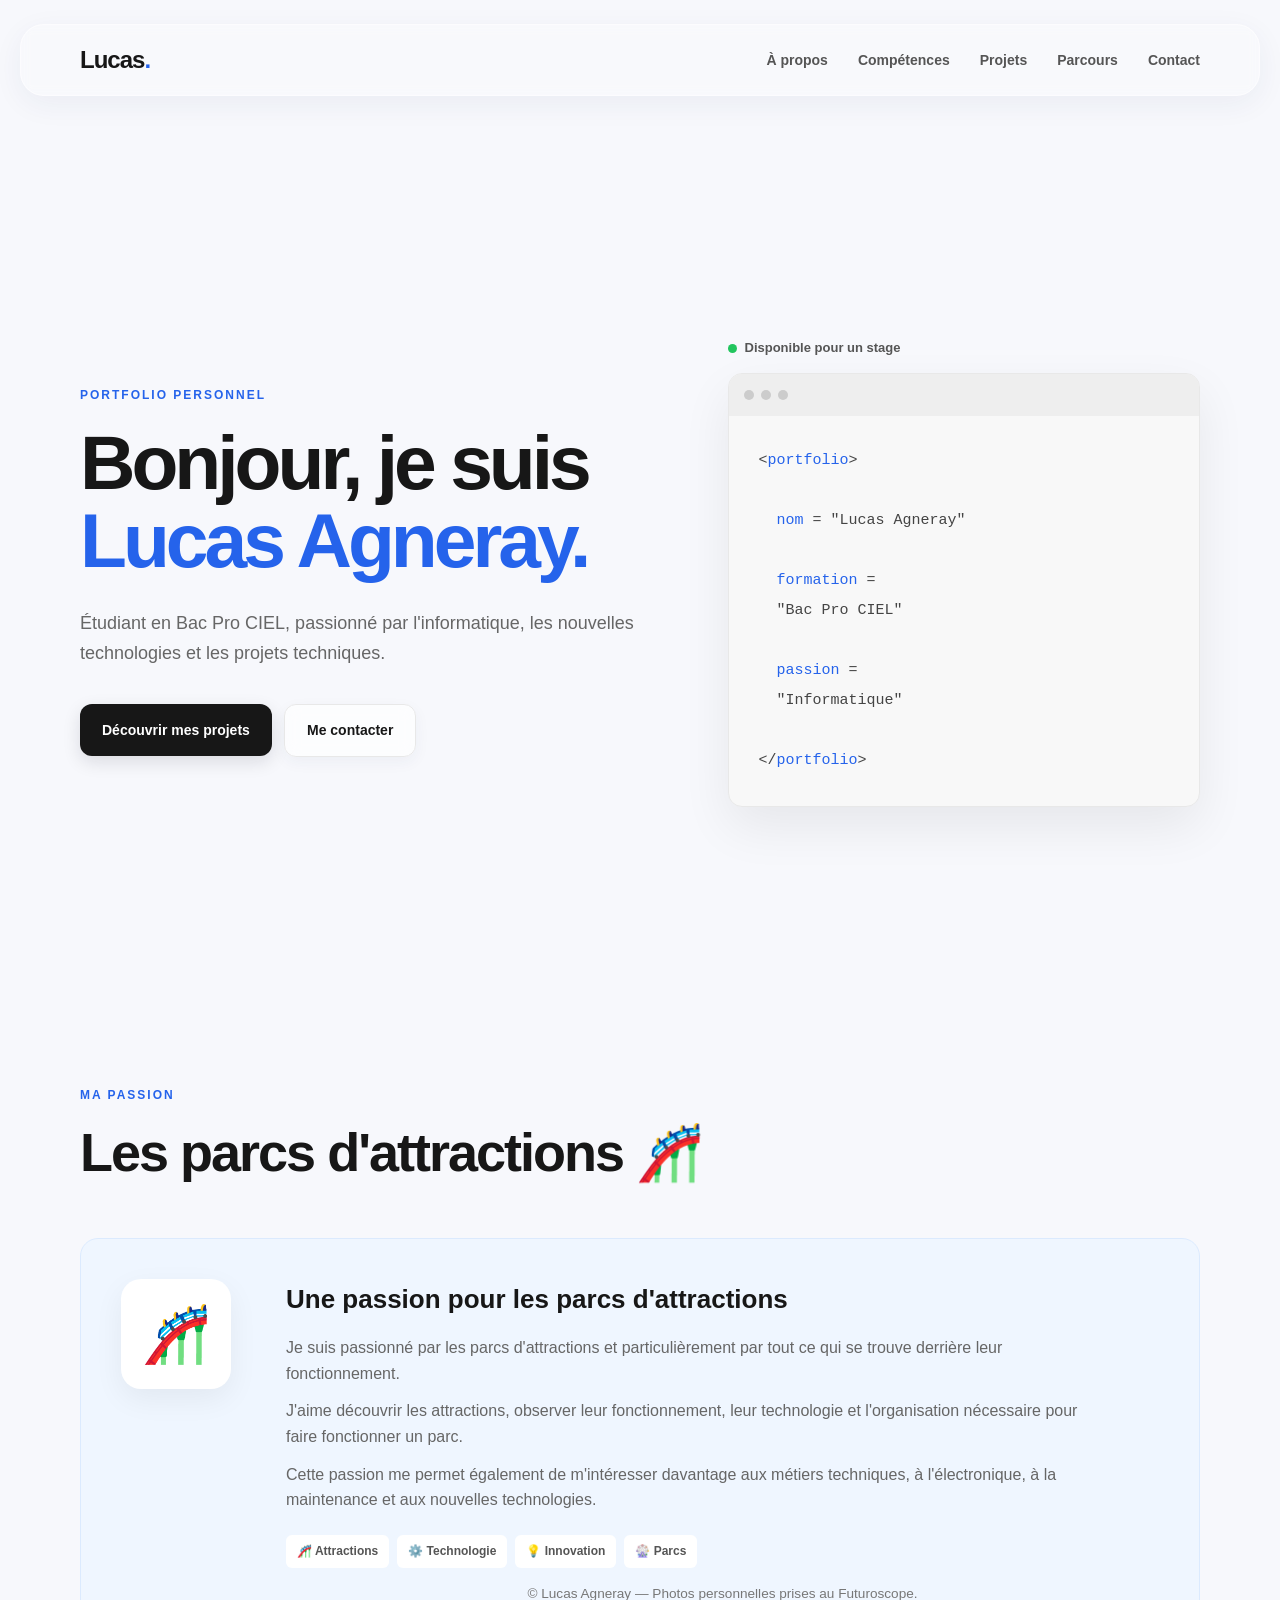
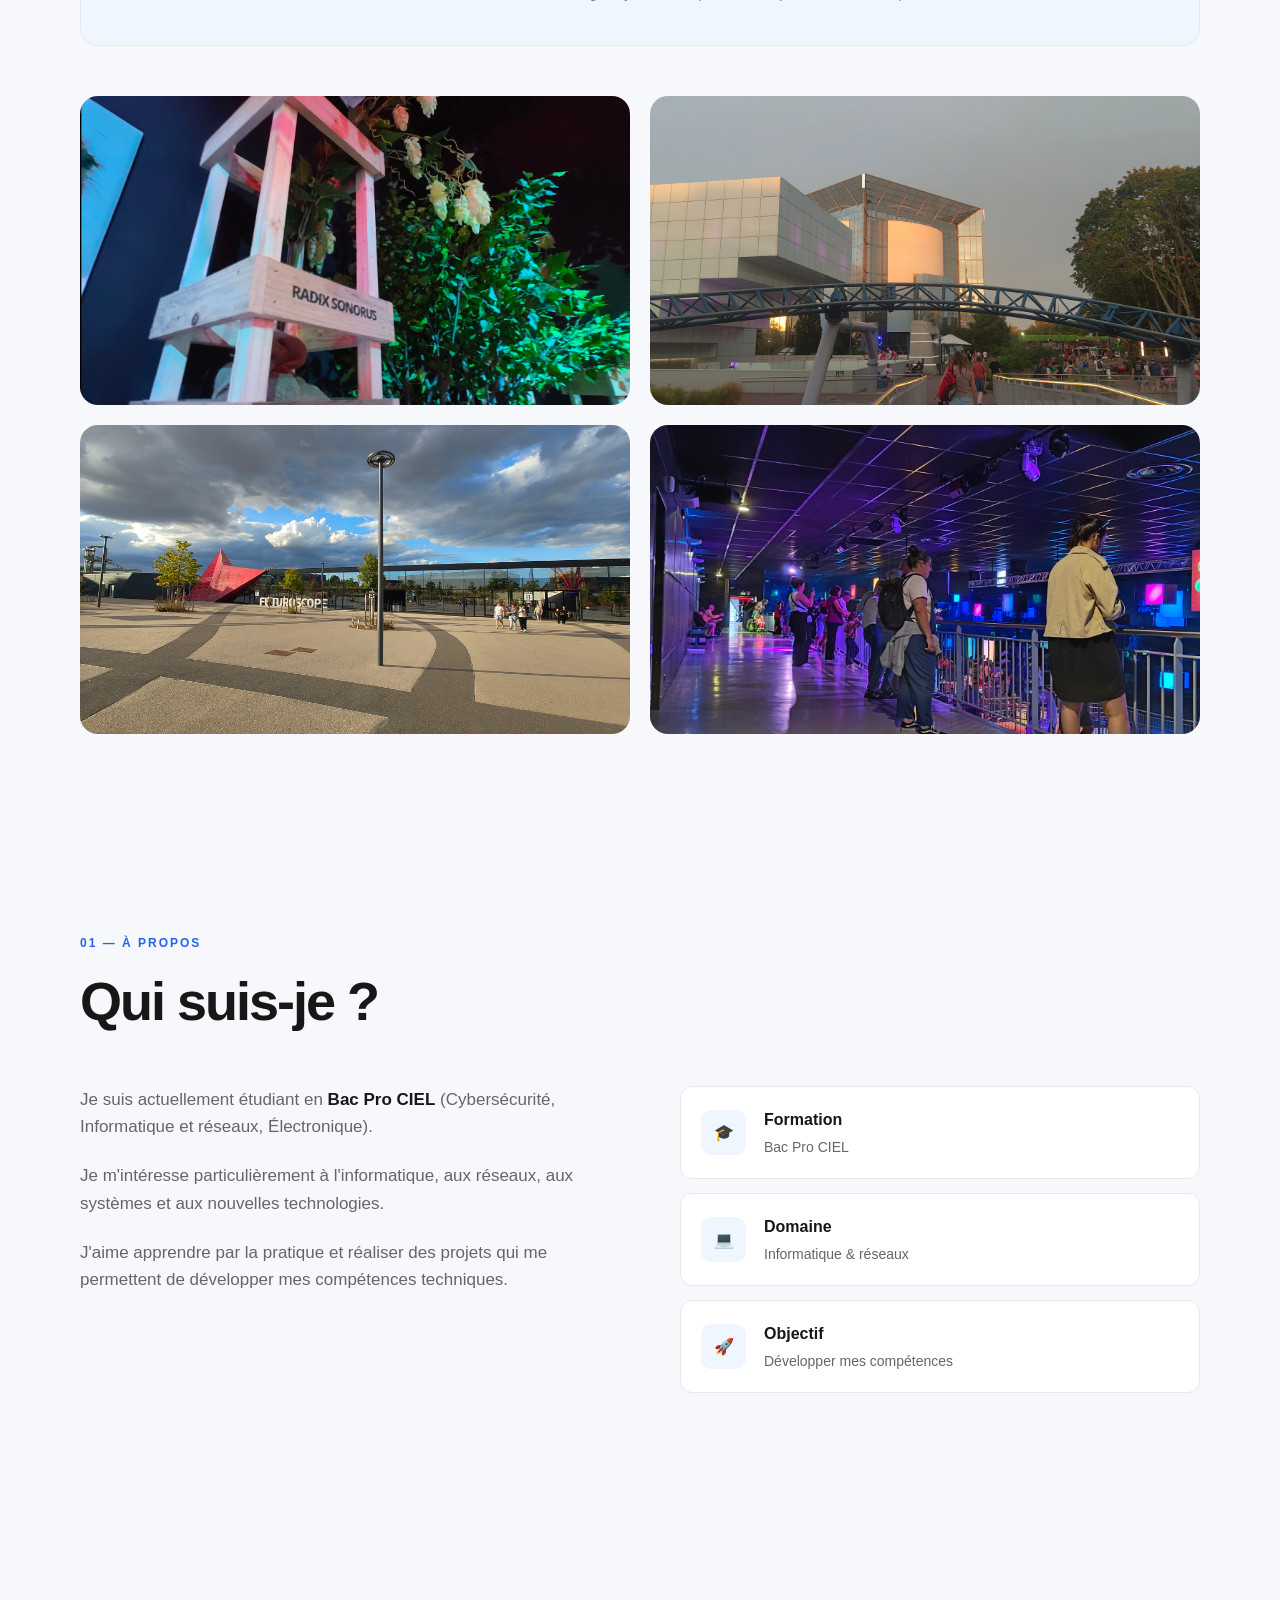
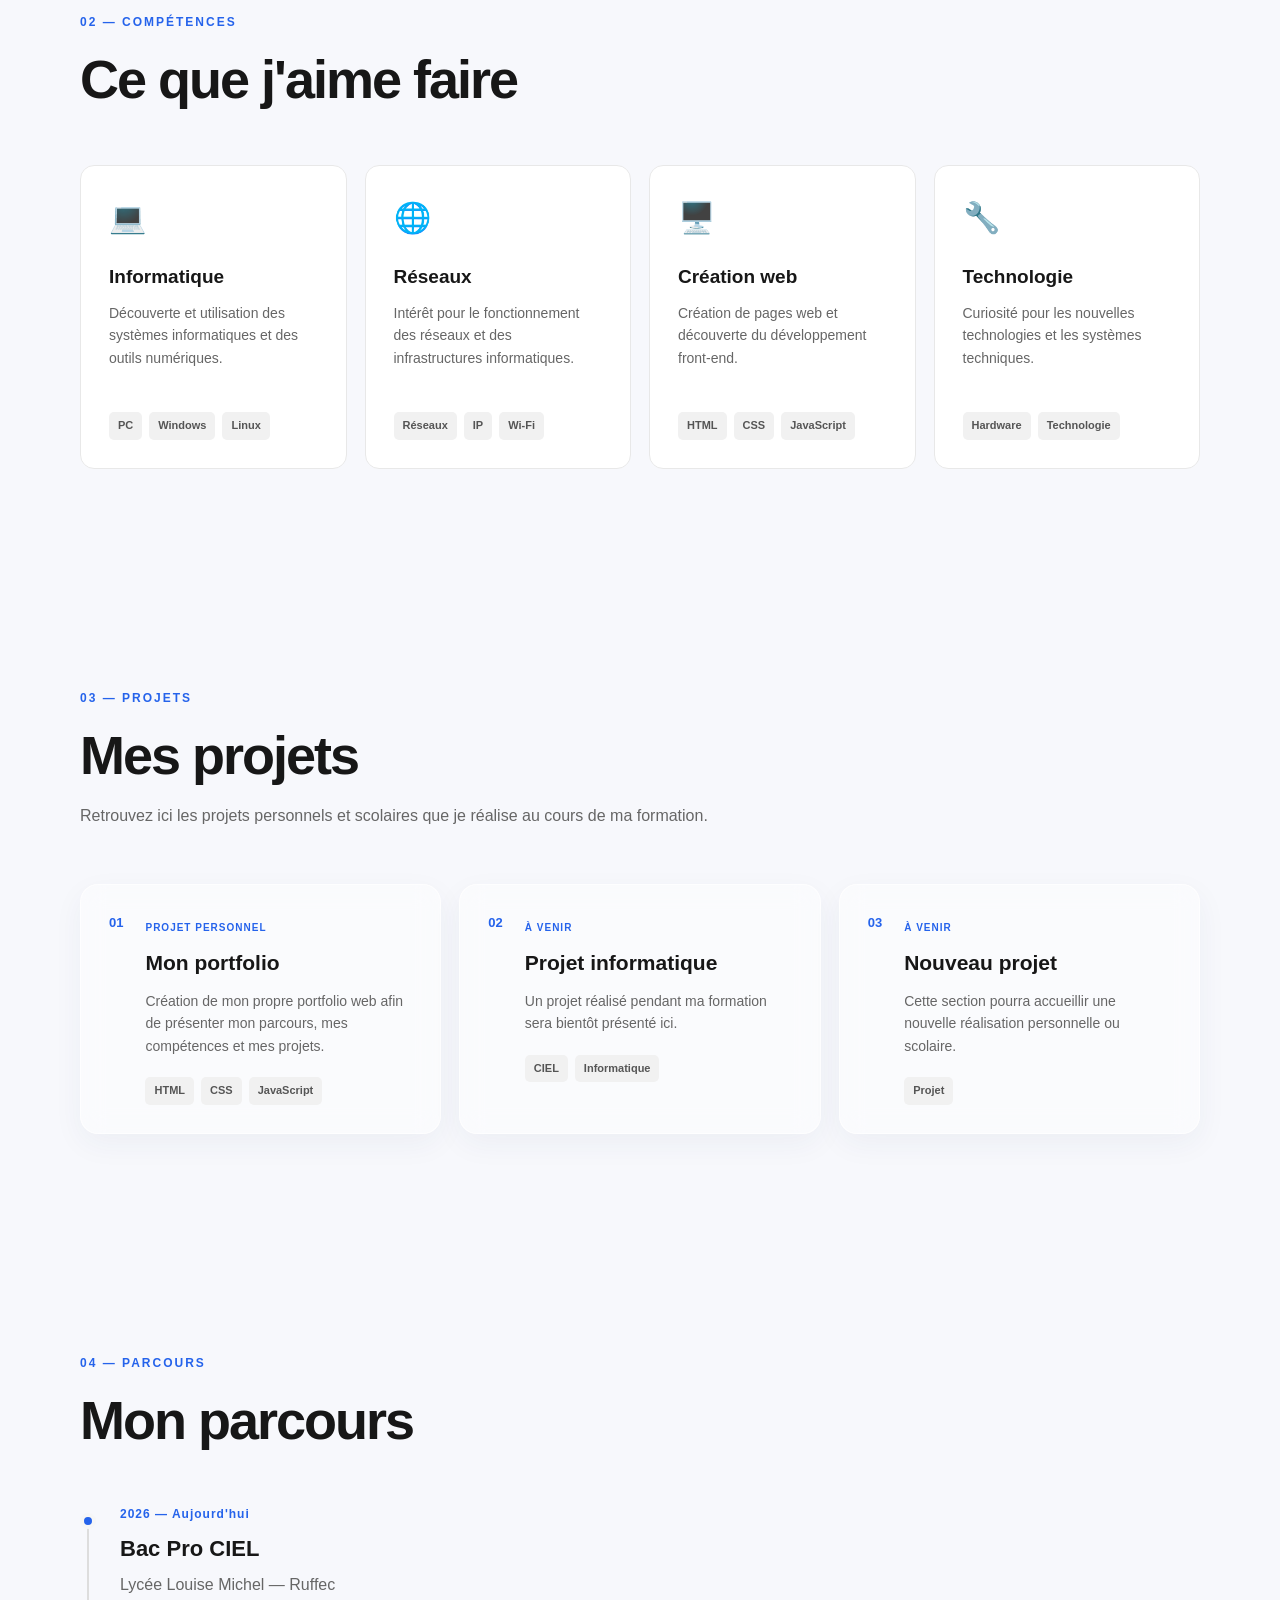
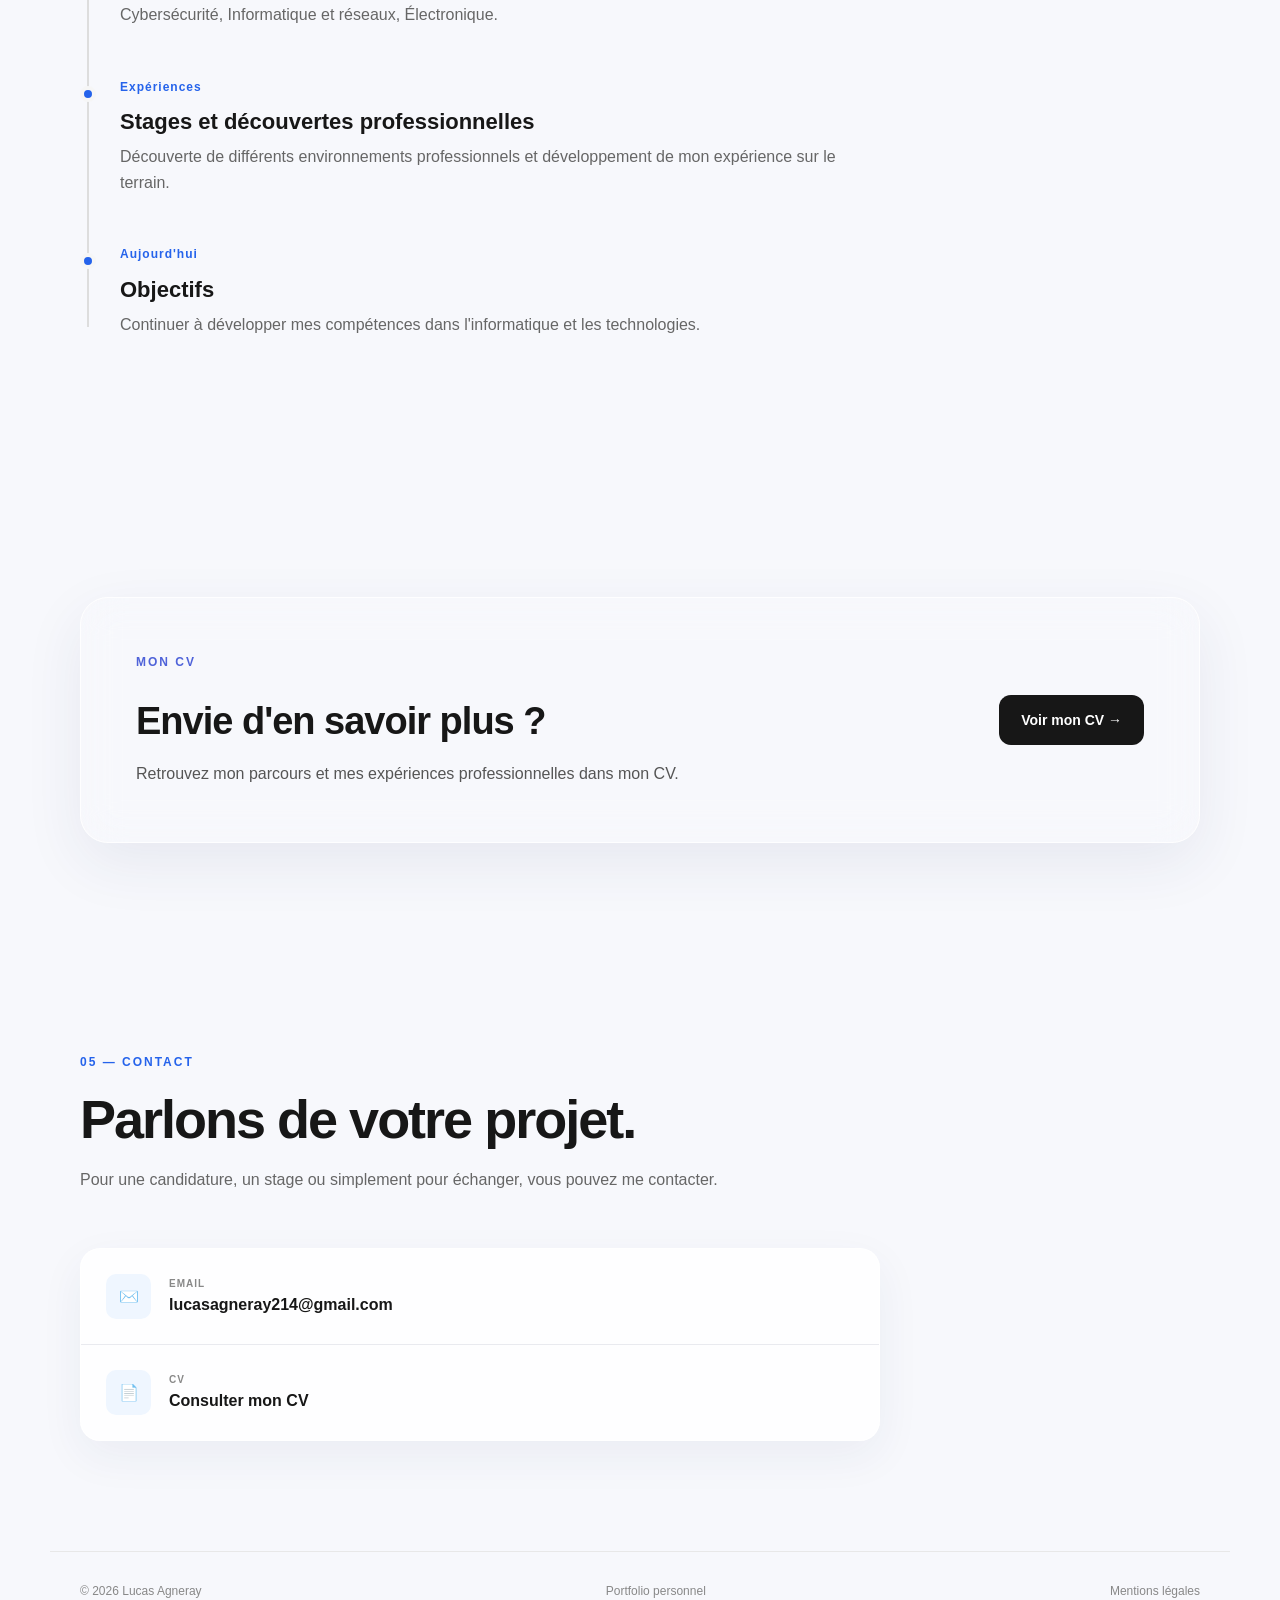
<file: index.html>
<!DOCTYPE html>
<html lang="fr">
<head>
    <meta charset="UTF-8">
    <meta name="viewport" content="width=device-width, initial-scale=1.0">

    <!-- Empêche les moteurs de recherche d'indexer la page -->
    <meta name="robots" content="noindex, nofollow, noarchive">

    <meta name="description" content="Portfolio personnel de Lucas Agneray">
    <title>Lucas Agneray — Portfolio</title>

    <link rel="stylesheet" href="style.css">
</head>
<body>
    <div class="animated-background" aria-hidden="true">
    <div class="color-halo halo-1"></div>
    <div class="color-halo halo-2"></div>
    <div class="color-halo halo-3"></div>
    <div class="color-halo halo-4"></div>
    <div class="color-halo halo-5"></div>
</div>

    

    <!-- ================= HEADER ================= -->

    <header class="header">
        <nav class="navbar">

            <a href="#accueil" class="logo">
                Lucas<span>.</span>
            </a>

            <div class="nav-links">
                <a href="#apropos">À propos</a>
                <a href="#competences">Compétences</a>
                <a href="#projets">Projets</a>
                <a href="#parcours">Parcours</a>
                <a href="#contact">Contact</a>
            </div>

            <button class="menu-button" id="menuButton" aria-label="Ouvrir le menu">
                ☰
            </button>

        </nav>
    </header>


    <main>

        <!-- ================= ACCUEIL ================= -->

        <section id="accueil" class="hero">

            <div class="hero-content">

                <p class="eyebrow">PORTFOLIO PERSONNEL</p>

                <h1>
                    Bonjour, je suis<br>
                    <span>Lucas Agneray.</span>
                </h1>

                <p class="hero-description">
                    Étudiant en Bac Pro CIEL, passionné par
                    l'informatique, les nouvelles technologies
                    et les projets techniques.
                </p>

                <div class="hero-buttons">
                    <a href="#projets" class="button primary">
                        Découvrir mes projets
                    </a>

                    <a href="#contact" class="button secondary">
                        Me contacter
                    </a>
                </div>

            </div>

            <div class="hero-card">

                <div class="status">
                    <span class="status-dot"></span>
                    Disponible pour un stage
                </div>

                <div class="code-window">

                    <div class="window-top">
                        <span></span>
                        <span></span>
                        <span></span>
                    </div>

                    <pre><code>&lt;<span>portfolio</span>&gt;

  <span>nom</span> = "Lucas Agneray"

  <span>formation</span> =
  "Bac Pro CIEL"

  <span>passion</span> =
  "Informatique"

&lt;/<span>portfolio</span>&gt;</code></pre>

                </div>

            </div>

        </section>


        <!-- ================= À PROPOS ================= -->
    <!-- ================= PASSION ================= -->

<section id="passion" class="section passion-section">

    <div class="section-title">

        <p class="eyebrow">MA PASSION</p>

        <h2>Les parcs d'attractions 🎢</h2>

    </div>

    <div class="passion-card">

        <div class="passion-icon">

            🎢

        </div>

        <div class="passion-content">

            <h3>Une passion pour les parcs d'attractions</h3>

            <p>

                Je suis passionné par les parcs d'attractions et

                particulièrement par tout ce qui se trouve derrière

                leur fonctionnement.

            </p>

            <p>

                J'aime découvrir les attractions, observer leur

                fonctionnement, leur technologie et l'organisation

                nécessaire pour faire fonctionner un parc.

            </p>

            <p>

                Cette passion me permet également de m'intéresser

                davantage aux métiers techniques, à l'électronique,

                à la maintenance et aux nouvelles technologies.

            </p>

            <div class="passion-tags">

                <span>🎢 Attractions</span>

                <span>⚙️ Technologie</span>

                <span>💡 Innovation</span>

                <span>🎡 Parcs</span>

            </div>
            <!-- ================= CRÉDIT PHOTOS ================= -->

<div class="photo-credit">

    © Lucas Agneray — Photos personnelles prises au Futuroscope.

</div>

        </div>

    </div>

    <!-- ================= PHOTOS ================= -->

    <div class="passion-gallery">

        <img src="LSDM1.jpg" alt="Photo prise au Futuroscope">

        <img src="OM1.jpg" alt="Photo prise au Futuroscope">

        <img src="EP1.jpg" alt="Photo prise au Futuroscope">

        <img src="DALR1.jpg" alt="Photo prise au Futuroscope">

    </div>

</section>
        <section id="apropos" class="section">

            <div class="section-title">
                <p class="eyebrow">01 — À PROPOS</p>
                <h2>Qui suis-je ?</h2>
            </div>

            <div class="about-grid">

                <div class="about-text">

                    <p>
                        Je suis actuellement étudiant en
                        <strong>Bac Pro CIEL</strong>
                        (Cybersécurité, Informatique et réseaux,
                        Électronique).
                    </p>

                    <p>
                        Je m'intéresse particulièrement à
                        l'informatique, aux réseaux, aux systèmes
                        et aux nouvelles technologies.
                    </p>

                    <p>
                        J'aime apprendre par la pratique et
                        réaliser des projets qui me permettent
                        de développer mes compétences techniques.
                    </p>

                </div>

                <div class="about-info">

                    <div class="info-card">
                        <span class="info-icon">🎓</span>
                        <div>
                            <strong>Formation</strong>
                            <p>Bac Pro CIEL</p>
                        </div>
                    </div>

                    <div class="info-card">
                        <span class="info-icon">💻</span>
                        <div>
                            <strong>Domaine</strong>
                            <p>Informatique & réseaux</p>
                        </div>
                    </div>

                    <div class="info-card">
                        <span class="info-icon">🚀</span>
                        <div>
                            <strong>Objectif</strong>
                            <p>Développer mes compétences</p>
                        </div>
                    </div>

                </div>

            </div>

        </section>


        <!-- ================= COMPÉTENCES ================= -->

        <section id="competences" class="section gray-section">

            <div class="section-title">
                <p class="eyebrow">02 — COMPÉTENCES</p>
                <h2>Ce que j'aime faire</h2>
            </div>

            <div class="skills-grid">

                <article class="skill-card">

                    <div class="skill-icon">💻</div>

                    <h3>Informatique</h3>

                    <p>
                        Découverte et utilisation des systèmes
                        informatiques et des outils numériques.
                    </p>

                    <div class="tags">
                        <span>PC</span>
                        <span>Windows</span>
                        <span>Linux</span>
                    </div>

                </article>


                <article class="skill-card">

                    <div class="skill-icon">🌐</div>

                    <h3>Réseaux</h3>

                    <p>
                        Intérêt pour le fonctionnement des réseaux
                        et des infrastructures informatiques.
                    </p>

                    <div class="tags">
                        <span>Réseaux</span>
                        <span>IP</span>
                        <span>Wi-Fi</span>
                    </div>

                </article>


                <article class="skill-card">

                    <div class="skill-icon">🖥️</div>

                    <h3>Création web</h3>

                    <p>
                        Création de pages web et découverte du
                        développement front-end.
                    </p>

                    <div class="tags">
                        <span>HTML</span>
                        <span>CSS</span>
                        <span>JavaScript</span>
                    </div>

                </article>


                <article class="skill-card">

                    <div class="skill-icon">🔧</div>

                    <h3>Technologie</h3>

                    <p>
                        Curiosité pour les nouvelles technologies
                        et les systèmes techniques.
                    </p>

                    <div class="tags">
                        <span>Hardware</span>
                        <span>Technologie</span>
                    </div>

                </article>

            </div>

        </section>


        <!-- ================= PROJETS ================= -->

        <section id="projets" class="section">

            <div class="section-title">
                <p class="eyebrow">03 — PROJETS</p>
                <h2>Mes projets</h2>

                <p class="section-description">
                    Retrouvez ici les projets personnels et scolaires
                    que je réalise au cours de ma formation.
                </p>
            </div>


            <div class="projects-grid">

                <article class="project-card">

                    <div class="project-number">
                        01
                    </div>

                    <div>
                        <span class="project-type">
                            PROJET PERSONNEL
                        </span>

                        <h3>Mon portfolio</h3>

                        <p>
                            Création de mon propre portfolio web
                            afin de présenter mon parcours,
                            mes compétences et mes projets.
                        </p>

                        <div class="tags">
                            <span>HTML</span>
                            <span>CSS</span>
                            <span>JavaScript</span>
                        </div>
                    </div>

                </article>


                <article class="project-card">

                    <div class="project-number">
                        02
                    </div>

                    <div>
                        <span class="project-type">
                            À VENIR
                        </span>

                        <h3>Projet informatique</h3>

                        <p>
                            Un projet réalisé pendant ma formation
                            sera bientôt présenté ici.
                        </p>

                        <div class="tags">
                            <span>CIEL</span>
                            <span>Informatique</span>
                        </div>
                    </div>

                </article>


                <article class="project-card">

                    <div class="project-number">
                        03
                    </div>

                    <div>
                        <span class="project-type">
                            À VENIR
                        </span>

                        <h3>Nouveau projet</h3>

                        <p>
                            Cette section pourra accueillir une
                            nouvelle réalisation personnelle ou scolaire.
                        </p>

                        <div class="tags">
                            <span>Projet</span>
                        </div>
                    </div>

                </article>

            </div>

        </section>


        <!-- ================= PARCOURS ================= -->

        <section id="parcours" class="section gray-section">

            <div class="section-title">
                <p class="eyebrow">04 — PARCOURS</p>
                <h2>Mon parcours</h2>
            </div>


            <div class="timeline">

                <div class="timeline-item">

                    <div class="timeline-dot"></div>

                    <div class="timeline-content">

                        <span class="timeline-date">
                            2026 — Aujourd'hui
                        </span>

                        <h3>Bac Pro CIEL</h3>

                        <p>
                            Lycée Louise Michel — Ruffec
                        </p>

                        <p>
                            Cybersécurité, Informatique et réseaux,
                            Électronique.
                        </p>

                    </div>

                </div>


                <div class="timeline-item">

                    <div class="timeline-dot"></div>

                    <div class="timeline-content">

                        <span class="timeline-date">
                            Expériences
                        </span>

                        <h3>Stages et découvertes professionnelles</h3>

                        <p>
                            Découverte de différents environnements
                            professionnels et développement de mon
                            expérience sur le terrain.
                        </p>

                    </div>

                </div>


                <div class="timeline-item">

                    <div class="timeline-dot"></div>

                    <div class="timeline-content">

                        <span class="timeline-date">
                            Aujourd'hui
                        </span>

                        <h3>Objectifs</h3>

                        <p>
                            Continuer à développer mes compétences
                            dans l'informatique et les technologies.
                        </p>

                    </div>

                </div>

            </div>

        </section>


        <!-- ================= CV ================= -->

        <section class="cv-section">

            <div>

                <p class="eyebrow">MON CV</p>

                <h2>
                    Envie d'en savoir plus ?
                </h2>

                <p>
                    Retrouvez mon parcours et mes expériences
                    professionnelles dans mon CV.
                </p>

            </div>

            <a href="CV.pdf" class="button white-button" target="_blank">
                Voir mon CV →
            </a>

        </section>


        <!-- ================= CONTACT ================= -->

        <section id="contact" class="section">

            <div class="contact-container">

                <div class="section-title">

                    <p class="eyebrow">05 — CONTACT</p>

                    <h2>
                        Parlons de votre projet.
                    </h2>

                    <p class="section-description">
                        Pour une candidature, un stage ou simplement
                        pour échanger, vous pouvez me contacter.
                    </p>

                </div>


                <div class="contact-card">

                    <div class="contact-item">

                        <span>✉️</span>

                        <div>
                            <small>EMAIL</small>

                            <a href="mailto:lucasagneray214@gmail.com">
                                lucasagneray214@gmail.com
                            </a>
                        </div>

                    </div>


                    <div class="contact-item">

                        <span>📄</span>

                        <div>
                            <small>CV</small>

                            <a href="CV.pdf" target="_blank">
                                Consulter mon CV
                            </a>
                        </div>

                    </div>

                </div>

            </div>

        </section>

    </main>


    <!-- ================= FOOTER ================= -->

    <footer class="footer">

        <p>
            © <span id="year"></span> Lucas Agneray
        </p>

        <p>
            Portfolio personnel
        </p>

        <a href="mentions-legales.html">
    Mentions légales
</a>
    </footer>
    <button id="backToTop" aria-label="Retour en haut">
    ↑
</button>


    <script src="script.js"></script>
    
</body>
</html>
</file>
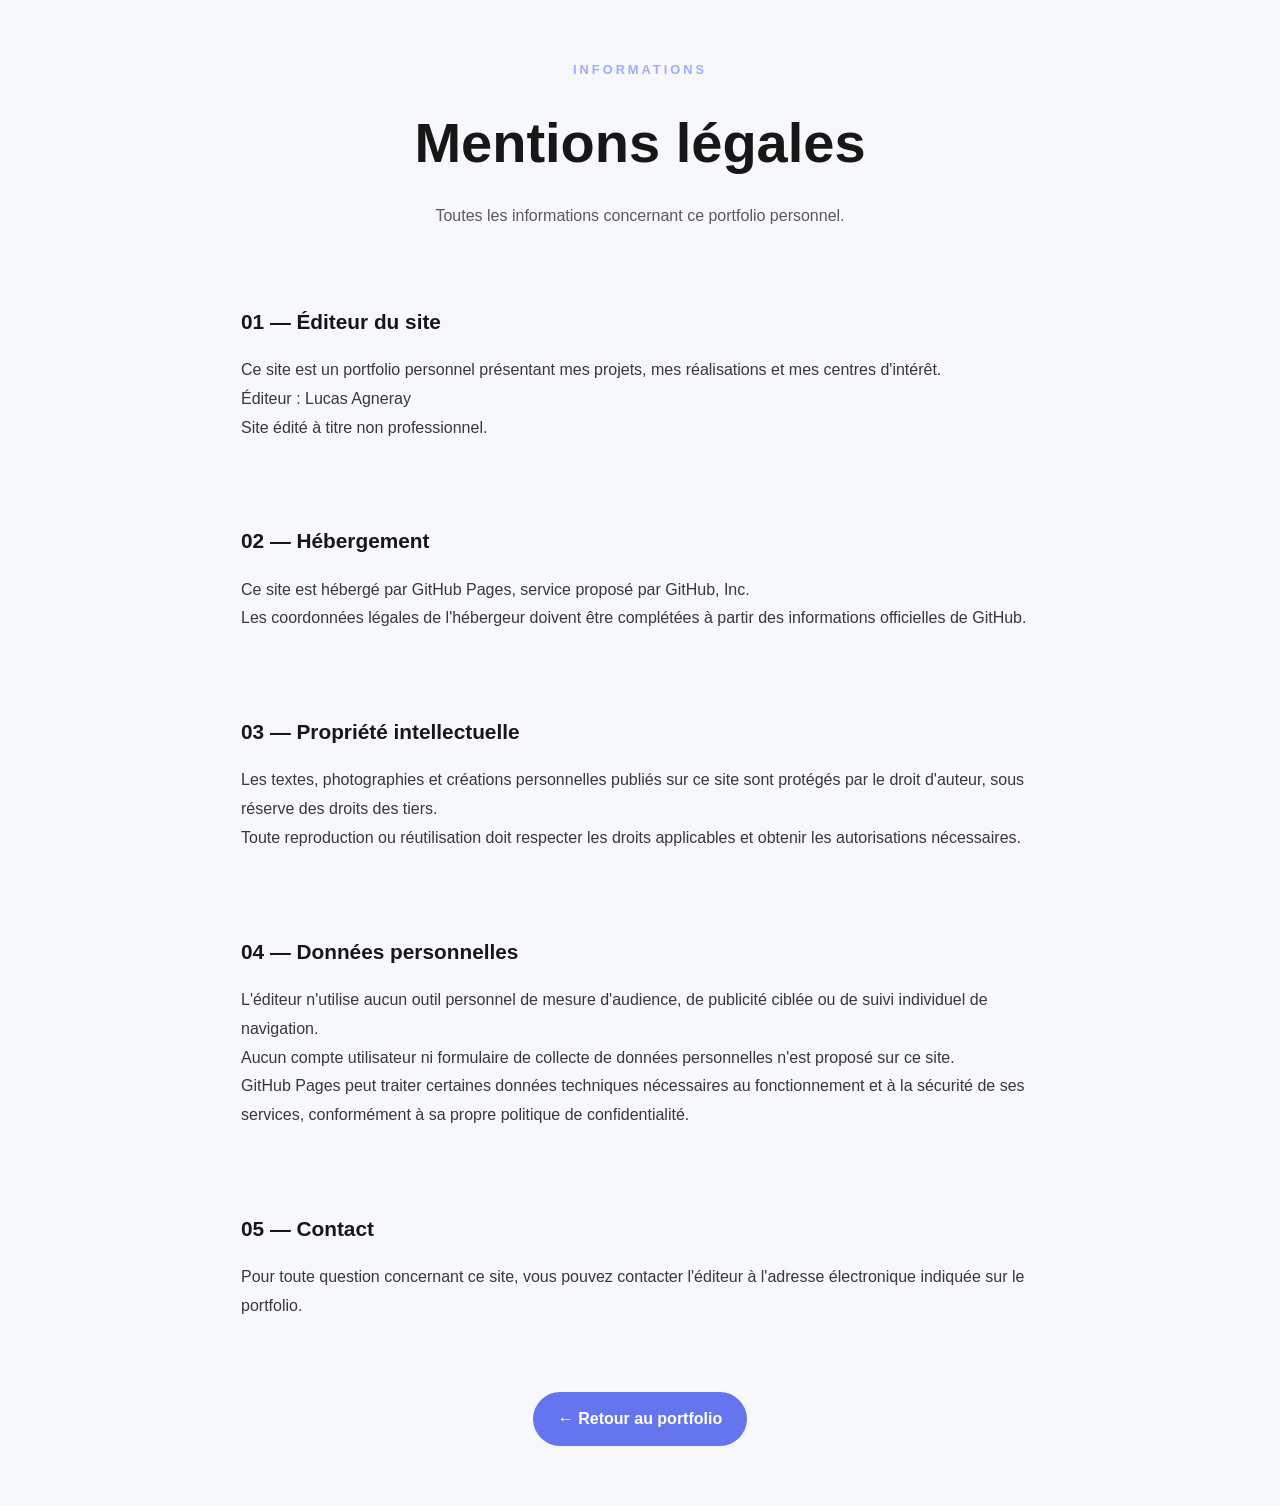
<file: mentions-legales.html>
<!DOCTYPE html>
<html lang="fr">
<head>
    <meta charset="UTF-8">
    <meta name="viewport" content="width=device-width, initial-scale=1.0">

    <meta name="robots" content="noindex, nofollow, noarchive">

    <title>Mentions légales — Lucas Agneray</title>

    <link rel="stylesheet" href="style.css">

    <style>
        body {
            margin: 0;
            min-height: 100vh;
        }

        /* ==================================================
           PAGE DES MENTIONS LÉGALES
        ================================================== */

        .legal-page {
            max-width: 900px;
            margin: 0 auto;
            padding: 60px 20px;
        }

        /* ==================================================
           EN-TÊTE DES MENTIONS LÉGALES
        ================================================== */

        .legal-header {
            position: static !important;

            width: auto !important;
            height: auto !important;

            margin: 0 0 45px 0 !important;
            padding: 0 !important;

            text-align: center;

            background: transparent !important;

            backdrop-filter: none !important;
            -webkit-backdrop-filter: none !important;

            border: none !important;
            border-radius: 0 !important;
            box-shadow: none !important;

            overflow: visible !important;
        }

        .legal-header .eyebrow {
            color: #7c8cff;
            font-weight: 600;
            letter-spacing: 3px;
            font-size: 0.8rem;
        }

        .legal-header h1 {
            font-size: clamp(2rem, 5vw, 3.5rem);
            margin: 15px 0;
        }

        .legal-header p {
            opacity: 0.7;
        }

        /* ==================================================
           CARTES
        ================================================== */

        .legal-card {
            padding: 30px;
            margin-bottom: 20px;

            border-radius: 20px;

            background: rgba(255, 255, 255, 0.04);
            border: 1px solid rgba(255, 255, 255, 0.1);

            transition: transform 0.3s ease;
        }

        .legal-card:hover {
            transform: translateY(-3px);
        }

        .legal-card h2 {
            font-size: 1.3rem;
            margin-top: 0;
            margin-bottom: 18px;
        }

        .legal-card p {
            line-height: 1.8;
            opacity: 0.85;
        }

        .legal-card a {
            color: #91a1ff;
        }

        /* ==================================================
           BOUTON RETOUR
        ================================================== */

        .legal-back {
            display: flex;
            justify-content: center;
            margin-top: 40px;
        }

        .legal-back a {
            display: inline-block;

            padding: 14px 25px;

            border-radius: 50px;

            text-decoration: none;
            font-weight: 600;

            background: #6575ed;
            color: white;

            transition: 0.3s;
        }

        .legal-back a:hover {
            transform: translateY(-3px);
            opacity: 0.9;
        }

        /* ==================================================
           MOBILE
        ================================================== */

        @media (max-width: 600px) {

            .legal-page {
                padding: 40px 15px;
            }

            .legal-card {
                padding: 22px;
            }
        }
    </style>
</head>

<body>

<main class="legal-page">

    <header class="legal-header">

        <p class="eyebrow">INFORMATIONS</p>

        <h1>Mentions légales</h1>

        <p>
            Toutes les informations concernant
            ce portfolio personnel.
        </p>

    </header>


    <section class="legal-card">

        <h2>01 — Éditeur du site</h2>

        <p>
            Ce site est un portfolio personnel
            présentant mes projets, mes réalisations
            et mes centres d'intérêt.
        </p>

        <p>
            Éditeur : Lucas Agneray
        </p>

        <p>
            Site édité à titre non professionnel.
        </p>

    </section>


    <section class="legal-card">

        <h2>02 — Hébergement</h2>

        <p>
            Ce site est hébergé par GitHub Pages,
            service proposé par GitHub, Inc.
        </p>

        <p>
            Les coordonnées légales de l'hébergeur
            doivent être complétées à partir des
            informations officielles de GitHub.
        </p>

    </section>


    <section class="legal-card">

        <h2>03 — Propriété intellectuelle</h2>

        <p>
            Les textes, photographies et créations
            personnelles publiés sur ce site sont
            protégés par le droit d'auteur, sous
            réserve des droits des tiers.
        </p>

        <p>
            Toute reproduction ou réutilisation
            doit respecter les droits applicables
            et obtenir les autorisations nécessaires.
        </p>

    </section>


    <section class="legal-card">

        <h2>04 — Données personnelles</h2>

        <p>
            L'éditeur n'utilise aucun outil personnel
            de mesure d'audience, de publicité ciblée
            ou de suivi individuel de navigation.
        </p>

        <p>
            Aucun compte utilisateur ni formulaire
            de collecte de données personnelles
            n'est proposé sur ce site.
        </p>

        <p>
            GitHub Pages peut traiter certaines
            données techniques nécessaires au
            fonctionnement et à la sécurité de
            ses services, conformément à sa
            propre politique de confidentialité.
        </p>

    </section>


    <section class="legal-card">

        <h2>05 — Contact</h2>

        <p>
            Pour toute question concernant ce site,
            vous pouvez contacter l'éditeur à
            l'adresse électronique indiquée sur
            le portfolio.
        </p>

    </section>


    <div class="legal-back">

        <a href="index.html">
            ← Retour au portfolio
        </a>

    </div>

</main>

</body>
</html>
</file>
<file: style.css>
/* ==================================================
   RESET
================================================== */

* {
    margin: 0;
    padding: 0;
    box-sizing: border-box;
}

html {
    scroll-behavior: smooth;
}

body {
    font-family: Arial, Helvetica, sans-serif;
    color: #171717;
    background: #f7f8fc;
    line-height: 1.6;
}

a {
    color: inherit;
    text-decoration: none;
}

button {
    font-family: inherit;
}


/* ==================================================
   VARIABLES
================================================== */

:root {
    --black: #171717;
    --gray: #666666;
    --light-gray: #f6f6f6;
    --border: #e8e8e8;
    --accent: #2563eb;
    --accent-light: #eff6ff;
    --white: #ffffff;
}


/* ==================================================
   HEADER
================================================== */

header {
    position: sticky;
    top: 12px;
    z-index: 1000;

    width: calc(100% - 40px) !important;
    height: 72px;
    margin: 12px 20px !important;
    box-sizing: border-box;

    background: rgba(255, 255, 255, 0.15);

    backdrop-filter: blur(6px);
    -webkit-backdrop-filter: blur(6px);

    border: 1px solid rgba(255, 255, 255, 0.55);
    border-radius: 24px !important;

    box-shadow: 0 8px 30px rgba(40, 50, 100, 0.06);

    overflow: hidden;
}

.header {
    height: 72px;
}

.navbar {
    max-width: 1180px;
    height: 100%;
    margin: auto;
    padding: 0 30px;

    display: flex;
    align-items: center;
    justify-content: space-between;
}

header nav {
    background: transparent !important;
}

.logo {
    font-size: 24px;
    font-weight: 800;
    letter-spacing: -1px;
}

.logo span {
    color: var(--accent);
}

.nav-links {
    display: flex;
    gap: 30px;
}

.nav-links a {
    font-size: 14px;
    font-weight: 600;
    color: #555;
    transition: 0.2s;
}

.nav-links a:hover {
    color: var(--accent);
}

.menu-button {
    display: none;
    border: none;
    background: none;
    font-size: 25px;
    cursor: pointer;
}


/* ==================================================
   HERO
================================================== */

.hero {
    min-height: 100vh;
    max-width: 1180px;
    margin: auto;
    padding: 150px 30px 100px;

    display: grid;
    grid-template-columns: 1.1fr 0.9fr;
    align-items: center;
    gap: 70px;
}

.eyebrow {
    color: var(--accent);
    font-size: 12px;
    font-weight: 800;
    letter-spacing: 2px;
    margin-bottom: 18px;
}

.hero h1 {
    font-size: clamp(48px, 6vw, 78px);
    line-height: 1.02;
    letter-spacing: -4px;
    margin-bottom: 28px;
}

.hero h1 span {
    color: var(--accent);
}

.hero-description {
    max-width: 580px;
    color: var(--gray);
    font-size: 18px;
    line-height: 1.7;
    margin-bottom: 35px;
}

.hero-buttons {
    display: flex;
    gap: 12px;
    flex-wrap: wrap;
}


/* ==================================================
   BOUTONS
================================================== */

.button {
    display: inline-flex;
    align-items: center;
    justify-content: center;

    padding: 14px 22px;
    border-radius: 12px;

    font-size: 14px;
    font-weight: 700;

    transition:
        transform 0.25s ease,
        box-shadow 0.25s ease,
        background 0.25s ease,
        color 0.25s ease,
        border-color 0.25s ease;
}

.button.primary {
    background: var(--black);
    color: white;
    box-shadow: 0 6px 18px rgba(20, 20, 30, 0.12);
}

.button.primary:hover {
    transform: translateY(-3px) scale(1.02);
    background: #333;
    box-shadow: 0 10px 25px rgba(20, 20, 30, 0.18);
}

.button.secondary {
    border: 1px solid var(--border);
    background: rgba(255, 255, 255, 0.65);

    backdrop-filter: blur(8px);
    -webkit-backdrop-filter: blur(8px);

    box-shadow: 0 5px 15px rgba(40, 50, 100, 0.05);
}

.button.secondary:hover {
    transform: translateY(-3px) scale(1.02);
    border-color: var(--accent);
    color: var(--accent);

    box-shadow: 0 10px 25px rgba(40, 50, 100, 0.10);
}


/* ==================================================
   HERO CARD
================================================== */

.hero-card {
    position: relative;
}

.status {
    display: inline-flex;
    align-items: center;
    gap: 8px;

    margin-bottom: 15px;

    font-size: 13px;
    font-weight: 600;
    color: #555;
}

.status-dot {
    width: 9px;
    height: 9px;

    background: #22c55e;
    border-radius: 50%;
}

.code-window {
    background: #f8f8f8;
    border: 1px solid var(--border);
    border-radius: 14px;

    overflow: hidden;

    box-shadow: 0 20px 50px rgba(0, 0, 0, 0.07);
}

.window-top {
    height: 42px;

    display: flex;
    align-items: center;
    gap: 7px;

    padding: 0 15px;

    background: #eeeeee;
}

.window-top span {
    width: 10px;
    height: 10px;

    border-radius: 50%;
    background: #cccccc;
}

.code-window pre {
    padding: 30px;
    overflow-x: auto;
}

.code-window code {
    font-family: "Courier New", monospace;
    font-size: 15px;
    line-height: 2;
    color: #444;
}

.code-window code span {
    color: var(--accent);
}


/* ==================================================
   SECTIONS
================================================== */

section {
    position: relative;
    background: transparent !important;
}

.section {
    max-width: 1180px;
    margin: auto;
    padding: 110px 30px;

    background: transparent !important;
}

.gray-section {
    max-width: none;

    padding-left: max(30px, calc((100% - 1120px) / 2));
    padding-right: max(30px, calc((100% - 1120px) / 2));

    background: transparent !important;
}

.section-title {
    max-width: 700px;
    margin-bottom: 55px;
}

.section-title h2 {
    font-size: clamp(36px, 5vw, 54px);
    line-height: 1.1;
    letter-spacing: -2px;
}

.section-description {
    color: var(--gray);
    margin-top: 18px;
}


/* ==================================================
   ABOUT
================================================== */

.about-grid {
    display: grid;
    grid-template-columns: 1fr 1fr;
    gap: 80px;
}

.about-text {
    font-size: 17px;
    color: var(--gray);
}

.about-text p {
    margin-bottom: 22px;
}

.about-text strong {
    color: var(--black);
}

.about-info {
    display: flex;
    flex-direction: column;
    gap: 14px;
}

.info-card {
    display: flex;
    align-items: center;
    gap: 18px;

    padding: 20px;

    border: 1px solid var(--border);
    border-radius: 12px;

    background: white;
}

.info-icon {
    width: 45px;
    height: 45px;

    display: flex;
    align-items: center;
    justify-content: center;

    background: var(--accent-light);
    border-radius: 10px;
}

.info-card strong {
    display: block;
    margin-bottom: 3px;
}

.info-card p {
    color: var(--gray);
    font-size: 14px;
}


/* ==================================================
   SKILLS
================================================== */

.skills-grid {
    display: grid;
    grid-template-columns: repeat(4, 1fr);
    gap: 18px;
}

.skill-card {
    background: white;
    border: 1px solid var(--border);
    border-radius: 14px;

    padding: 28px;

    transition: 0.25s;
}

.skill-card:hover {
    transform: translateY(-5px);
    box-shadow: 0 15px 35px rgba(0, 0, 0, 0.07);
}

.skill-icon {
    font-size: 30px;
    margin-bottom: 20px;
}

.skill-card h3 {
    font-size: 19px;
    margin-bottom: 10px;
}

.skill-card p {
    color: var(--gray);
    font-size: 14px;
    min-height: 90px;
}

.tags {
    display: flex;
    gap: 7px;
    flex-wrap: wrap;
    margin-top: 20px;
}

.tags span {
    background: #f1f1f1;
    border-radius: 5px;

    padding: 5px 9px;

    font-size: 11px;
    font-weight: 700;
    color: #555;
}


/* ==================================================
   PROJECTS
================================================== */

.projects-grid {
    display: grid;
    grid-template-columns: repeat(3, 1fr);
    gap: 18px;
}

.project-card {
    border: 1px solid rgba(255, 255, 255, 0.65);
    border-radius: 18px;

    padding: 28px;

    display: grid;
    grid-template-columns: auto 1fr;
    gap: 22px;

    background: rgba(255, 255, 255, 0.42);

    backdrop-filter: blur(12px);
    -webkit-backdrop-filter: blur(12px);

    box-shadow: 0 10px 30px rgba(40, 50, 100, 0.05);

    transition:
        transform 0.25s ease,
        box-shadow 0.25s ease,
        border-color 0.25s ease,
        background 0.25s ease;
}

.project-card:hover {
    border-color: rgba(255, 255, 255, 0.9);
    background: rgba(255, 255, 255, 0.52);

    transform: translateY(-5px);

    box-shadow: 0 15px 40px rgba(40, 50, 100, 0.10);
}

.project-number {
    font-size: 13px;
    font-weight: 800;
    color: var(--accent);
}

.project-type {
    color: var(--accent);
    font-size: 10px;
    font-weight: 800;
    letter-spacing: 1px;
}

.project-card h3 {
    margin: 8px 0 10px;
    font-size: 21px;
}

.project-card p {
    color: var(--gray);
    font-size: 14px;
}


/* ==================================================
   TIMELINE
================================================== */

.timeline {
    max-width: 800px;
    position: relative;
}

.timeline::before {
    content: "";

    position: absolute;
    left: 7px;
    top: 10px;
    bottom: 10px;

    width: 2px;

    background: #dddddd;
}

.timeline-item {
    position: relative;

    padding-left: 40px;
    margin-bottom: 50px;
}

.timeline-dot {
    position: absolute;

    left: 0;
    top: 8px;

    width: 16px;
    height: 16px;

    border-radius: 50%;
    background: var(--accent);

    border: 4px solid var(--light-gray);
}

.timeline-date {
    display: block;

    color: var(--accent);
    font-size: 12px;
    font-weight: 800;
    letter-spacing: 1px;

    margin-bottom: 7px;
}

.timeline-content h3 {
    font-size: 22px;
    margin-bottom: 5px;
}

.timeline-content p {
    color: var(--gray);
    margin-bottom: 5px;
}


/* ==================================================
   PASSION
================================================== */

.passion-section {
    padding-top: 90px;
    padding-bottom: 90px;
}

.passion-card {
    display: grid;
    grid-template-columns: 130px 1fr;
    gap: 35px;

    padding: 40px;

    background: var(--accent-light);
    border: 1px solid #dbeafe;
    border-radius: 18px;
}

.passion-icon {
    width: 110px;
    height: 110px;

    display: flex;
    align-items: center;
    justify-content: center;

    background: white;
    border-radius: 20px;

    font-size: 55px;

    box-shadow: 0 10px 30px rgba(0, 0, 0, 0.06);
}

.passion-content h3 {
    font-size: 26px;
    margin-bottom: 15px;
}

.passion-content p {
    color: var(--gray);
    margin-bottom: 12px;
    max-width: 800px;
}

.passion-tags {
    display: flex;
    flex-wrap: wrap;
    gap: 8px;
    margin-top: 22px;
}

.passion-tags span {
    padding: 7px 11px;

    background: white;
    border-radius: 6px;

    font-size: 12px;
    font-weight: 700;
    color: #555;
}


/* ==================================================
   GALERIE PASSION
================================================== */

.passion-gallery {
    display: grid;
    grid-template-columns: repeat(2, 1fr);
    gap: 20px;

    margin-top: 50px;
}

.passion-gallery img {
    width: 100%;
    aspect-ratio: 16 / 9;

    object-fit: cover;
    display: block;

    border-radius: 18px;

    transition: transform 0.3s ease;
}

.passion-gallery img:hover {
    transform: scale(1.02);
}

.photo-credit {
    margin-top: 15px;

    text-align: center;

    font-size: 0.85rem;
    color: #777;
}


/* ==================================================
   CV
================================================== */

.cv-section {
    max-width: 1120px;

    margin: 100px auto;
    padding: 55px;

    border-radius: 28px;

    background: rgba(255, 255, 255, 0.72);

    backdrop-filter: blur(20px);
    -webkit-backdrop-filter: blur(20px);

    border: 1px solid rgba(255, 255, 255, 0.85);

    box-shadow: 0 20px 60px rgba(40, 50, 100, 0.08);

    color: var(--black);

    display: flex;
    justify-content: space-between;
    align-items: center;

    gap: 30px;

    position: relative;
    z-index: 2;
}

.cv-section .eyebrow {
    color: #4f63d9;
}

.cv-section h2 {
    font-size: 38px;
    letter-spacing: -1px;
    margin-bottom: 10px;
    color: var(--black);
}

.cv-section p {
    color: #555;
}

.white-button {
    background: var(--black);
    color: white;
    white-space: nowrap;
}

.white-button:hover {
    transform: translateY(-2px);
}


/* ==================================================
   CONTACT
================================================== */

.contact-container {
    max-width: 800px;
}

.contact-card {
    border: 1px solid rgba(255, 255, 255, 0.8);
    border-radius: 20px;

    overflow: hidden;

    background: rgba(255, 255, 255, 0.78);

    backdrop-filter: blur(18px);
    -webkit-backdrop-filter: blur(18px);

    box-shadow: 0 15px 45px rgba(40, 50, 100, 0.06);

    position: relative;
    z-index: 2;
}

.contact-item {
    display: flex;
    align-items: center;
    gap: 18px;

    padding: 25px;

    border-bottom: 1px solid rgba(80, 90, 120, 0.12);

    background: rgba(255, 255, 255, 0.25);
}

.contact-item:last-child {
    border-bottom: none;
}

.contact-item > span {
    width: 45px;
    height: 45px;

    display: flex;
    align-items: center;
    justify-content: center;

    background: var(--accent-light);
    border-radius: 10px;
}

.contact-item small {
    display: block;

    color: #888;
    font-size: 10px;
    font-weight: 800;
    letter-spacing: 1px;
}

.contact-item a {
    font-weight: 600;
}

.contact-item a:hover {
    color: var(--accent);
}


/* ==================================================
   FOOTER
================================================== */

.footer {
    max-width: 1180px;

    margin: auto;
    padding: 30px;

    border-top: 1px solid var(--border);

    display: flex;
    justify-content: space-between;

    color: #888;
    font-size: 12px;
}


/* ==================================================
   FOND ANIMÉ
================================================== */

.animated-background {
    position: fixed;
    inset: 0;

    width: 100%;
    height: 100%;

    overflow: hidden;
    pointer-events: none;

    z-index: 0;

    background: #f7f8fc;
}

.color-halo {
    position: absolute;

    width: 380px;
    height: 380px;

    border-radius: 50%;

    filter: blur(65px);

    opacity: 0;

    pointer-events: none;

    will-change: transform, opacity, background;

    animation:
        halo-move 32s ease-in-out infinite,
        halo-color 28s ease-in-out infinite;
}

.halo-1 {
    top: -120px;
    left: -100px;

    background: rgba(70, 120, 255, 0.28);

    animation-duration: 42s, 32s;
    animation-delay: -8s, -12s;
}

.halo-2 {
    top: 15%;
    right: -150px;

    width: 450px;
    height: 450px;

    background: rgba(150, 80, 255, 0.25);

    animation-duration: 47s, 36s;
    animation-delay: -20s, -5s;
}

.halo-3 {
    bottom: -150px;
    left: 12%;

    width: 400px;
    height: 400px;

    background: rgba(40, 170, 255, 0.24);

    animation-duration: 44s, 34s;
    animation-delay: -27s, -18s;
}

.halo-4 {
    top: 35%;
    left: 40%;

    width: 350px;
    height: 350px;

    background: rgba(220, 80, 220, 0.20);

    animation-duration: 51s, 40s;
    animation-delay: -14s, -27s;
}

.halo-5 {
    top: 55%;
    right: 12%;

    width: 350px;
    height: 350px;

    background: rgba(30, 200, 180, 0.20);

    animation-duration: 46s, 43s;
    animation-delay: -32s, -10s;
}


/* ==================================================
   ANIMATION DES HALOS
================================================== */

@keyframes halo-move {
    0% {
        transform: translate3d(-180px, -100px, 0) scale(0.85);
    }

    20% {
        transform: translate3d(220px, 80px, 0) scale(1);
    }

    40% {
        transform: translate3d(420px, 260px, 0) scale(1.08);
    }

    60% {
        transform: translate3d(180px, 430px, 0) scale(0.95);
    }

    80% {
        transform: translate3d(-250px, 250px, 0) scale(1.05);
    }

    100% {
        transform: translate3d(-180px, -100px, 0) scale(0.85);
    }
}

@keyframes halo-color {
    0% {
        opacity: 0.15;
        background: rgba(50, 110, 255, 0.25);
    }

    15% {
        opacity: 0.80;
        background: rgba(60, 120, 255, 0.38);
    }

    30% {
        opacity: 0.95;
        background: rgba(120, 90, 255, 0.36);
    }

    45% {
        opacity: 0.65;
        background: rgba(190, 70, 255, 0.32);
    }

    60% {
        opacity: 0.90;
        background: rgba(30, 180, 255, 0.35);
    }

    75% {
        opacity: 0.65;
        background: rgba(230, 70, 210, 0.30);
    }

    90% {
        opacity: 0.35;
        background: rgba(20, 200, 180, 0.28);
    }

    100% {
        opacity: 0.15;
        background: rgba(50, 110, 255, 0.25);
    }
}


/* ==================================================
   CONTENU AU-DESSUS DU FOND
================================================== */

header,
main,
footer {
    position: relative;
    z-index: 1;
}


/* ==================================================
   BOUTON RETOUR EN HAUT
================================================== */

#backToTop {
    position: fixed;

    right: 25px;
    bottom: 25px;

    z-index: 9999;

    width: 50px;
    height: 50px;

    display: flex;
    align-items: center;
    justify-content: center;

    border: 1px solid rgba(255, 255, 255, 0.65);
    border-radius: 16px;

    background: rgba(255, 255, 255, 0.25);

    backdrop-filter: blur(8px);
    -webkit-backdrop-filter: blur(8px);

    box-shadow: 0 8px 25px rgba(40, 50, 100, 0.10);

    color: var(--black);
    font-size: 22px;
    font-weight: 700;

    cursor: pointer;

    opacity: 0;
    visibility: hidden;

    transform: translateY(10px);

    transition:
        opacity 0.25s ease,
        visibility 0.25s ease,
        transform 0.25s ease,
        background 0.25s ease,
        box-shadow 0.25s ease;
}

#backToTop.visible {
    opacity: 1;
    visibility: visible;
    transform: translateY(0);
}

#backToTop:hover {
    background: rgba(255, 255, 255, 0.45);

    transform: translateY(-3px);

    box-shadow: 0 12px 30px rgba(40, 50, 100, 0.15);
}


/* ==================================================
   RESPONSIVE — TABLETTE
================================================== */

@media (max-width: 900px) {

    .nav-links {
        position: absolute;

        top: 72px;
        left: 0;

        width: 100%;

        display: none;
        flex-direction: column;
        gap: 0;

        background: white;

        border-bottom: 1px solid var(--border);
    }

    .nav-links.active {
        display: flex;
    }

    .nav-links a {
        padding: 16px 30px;
        border-bottom: 1px solid var(--border);
    }

    .menu-button {
        display: block;
    }

    .hero {
        grid-template-columns: 1fr;
        padding-top: 130px;
    }

    .skills-grid {
        grid-template-columns: repeat(2, 1fr);
    }

    .projects-grid {
        grid-template-columns: 1fr;
    }

    .about-grid {
        grid-template-columns: 1fr;
    }

    .cv-section {
        margin-left: 30px;
        margin-right: 30px;
    }
}


/* ==================================================
   RESPONSIVE — MOBILE
================================================== */

@media (max-width: 700px) {

    .color-halo {
        width: 450px;
        height: 450px;
        filter: blur(110px);
    }

    .passion-gallery {
        grid-template-columns: 1fr;
    }
}


@media (max-width: 600px) {

    .navbar {
        padding: 0 20px;
    }

    .hero {
        padding-left: 20px;
        padding-right: 20px;
    }

    .hero h1 {
        font-size: 48px;
        letter-spacing: -2px;
    }

    .hero-description {
        font-size: 16px;
    }

    .section {
        padding: 80px 20px;
    }

    .gray-section {
        padding-left: 20px;
        padding-right: 20px;
    }

    .skills-grid {
        grid-template-columns: 1fr;
    }

    .cv-section {
        margin: 50px 20px;
        padding: 35px 25px;

        flex-direction: column;
        align-items: flex-start;
    }

    .cv-section h2 {
        font-size: 30px;
    }

    .passion-card {
        grid-template-columns: 1fr;
        padding: 28px;
    }

    .passion-icon {
        width: 80px;
        height: 80px;
        font-size: 40px;
    }

    .passion-content h3 {
        font-size: 22px;
    }

    .footer {
        padding: 25px 20px;
    }

    .code-window pre {
        padding: 20px;
    }

    .code-window code {
        font-size: 12px;
    }
}
</file>
